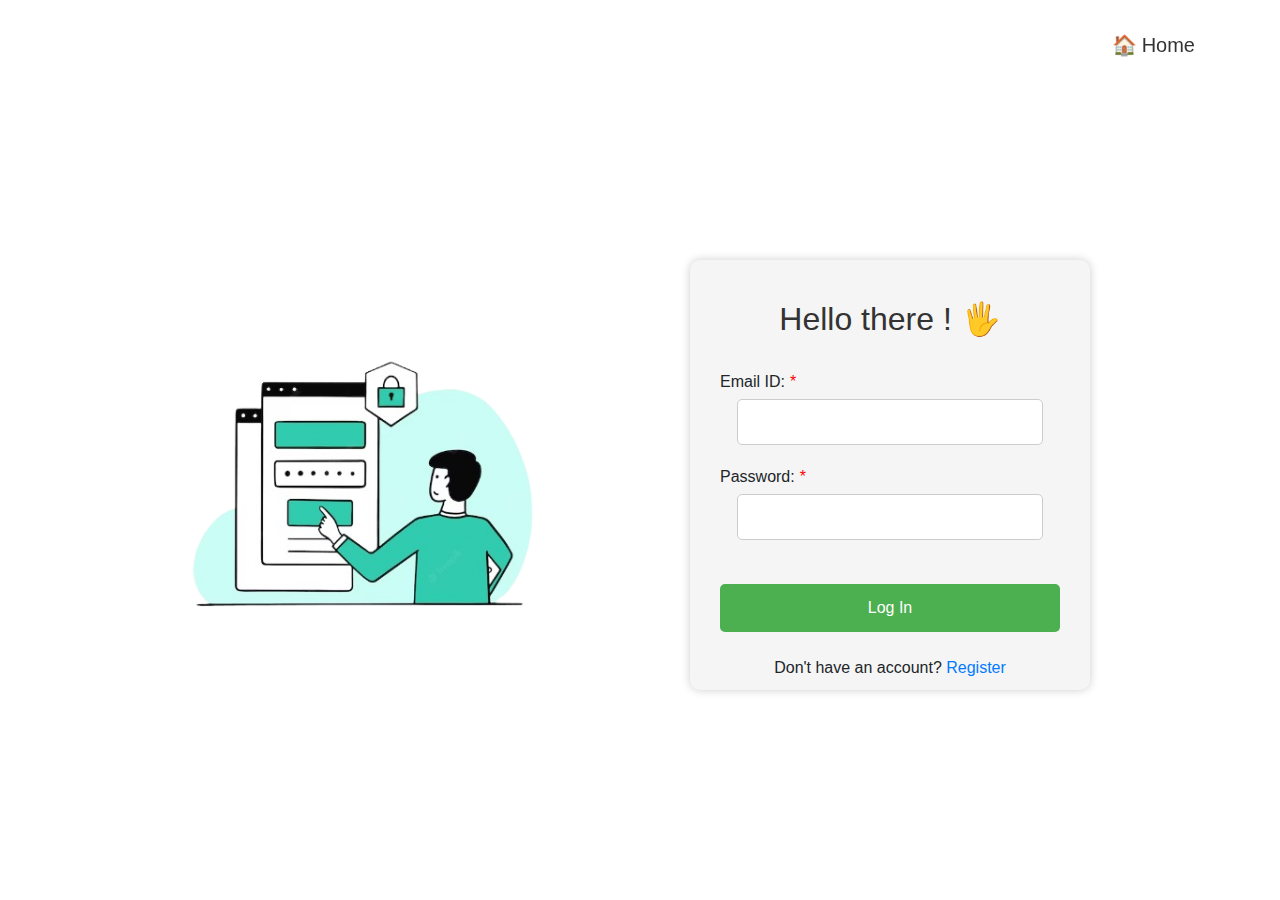
<file: login.html>
<!DOCTYPE html>
<html lang="en">
  <head>
    <meta charset="UTF-8" />
    <meta http-equiv="X-UA-Compatible" content="IE=edge" />
    <meta name="viewport" content="width=device-width, initial-scale=1.0" />
    <link
      rel="stylesheet"
      href="https://cdn.jsdelivr.net/npm/bootstrap@4.0.0/dist/css/bootstrap.min.css"
      integrity="sha384-Gn5384xqQ1aoWXA+058RXPxPg6fy4IWvTNh0E263XmFcJlSAwiGgFAW/dAiS6JXm"
      crossorigin="anonymous"
    />
    <script
      src="https://code.jquery.com/jquery-3.2.1.slim.min.js"
      integrity="sha384-KJ3o2DKtIkvYIK3UENzmM7KCkRr/rE9/Qpg6aAZGJwFDMVNA/GpGFF93hXpG5KkN"
      crossorigin="anonymous"
    ></script>
    <script
      src="https://cdn.jsdelivr.net/npm/popper.js@1.12.9/dist/umd/popper.min.js"
      integrity="sha384-ApNbgh9B+Y1QKtv3Rn7W3mgPxhU9K/ScQsAP7hUibX39j7fakFPskvXusvfa0b4Q"
      crossorigin="anonymous"
    ></script>
    <script
      src="https://cdn.jsdelivr.net/npm/bootstrap@4.0.0/dist/js/bootstrap.min.js"
      integrity="sha384-JZR6Spejh4U02d8jOt6vLEHfe/JQGiRRSQQxSfFWpi1MquVdAyjUar5+76PVCmYl"
      crossorigin="anonymous"
    ></script>
    <link rel="stylesheet" href="./css/login.css" />
    <script src="../js/login.js"></script>
    <title>Login</title>
  </head>
  <body>
    <div class="side-panel">
        <div class="image-container">
            <img src="assets/login4.png" alt="Image 1" />
            <img src="assets/login5.png" alt="Image 2" />
            <img src="assets/login6.png" alt="Image 3" />
        </div>
       
    </div>
    
    <div class="login-form">
        
        <h2 style="color: #333;">Hello there ! 🖐</h2>
        <br />
        <form action="./php/login.php" method="post">
          <div class="form-group">
              <label for="email">Email ID:<span class="required-field">*</span></label>
              <input type="email" id="email" class="input-box" name="email" required>
              <span class="required-validator" style="color: red; display: none;">Enter Email</span>
          </div>

          <div class="form-group">
              <label for="password">Password:<span class="required-field">*</span></label>
              <input type="password" id="password" class="input-box" name="password" required>
              <span class="required-validator" style="color: red; display: none;">Password Required</span>
          </div>

          <br />

          <button type="submit" id="btnLogin" class="btn">Log In</button>
        </form>
        <br/>
        <p>Don't have an account? <a href="register.html">Register</a></p>

        <br />
        <div id="divErrorMessage" class="error-message"></div>
    </div>
    <div class="home-link">
      <a>&#127968;</a> <!-- Unicode character for a house -->
      <a href="index.html">Home</a>
  </div>
  </body>
  <script src="https://ajax.googleapis.com/ajax/libs/jquery/3.6.0/jquery.min.js"></script>
  <script>
    // Function to rotate images
    // Function to rotate images
    function rotateImages() {
    const images = document.querySelectorAll('.image-container img');
    let currentIndex = 0;

    function showImage(index) {
        images.forEach((image, i) => {
            if (i === index) {
                image.classList.add('active');
            } else {
                image.classList.remove('active');
            }
        });
    }

    function nextImage() {
        currentIndex = (currentIndex + 1) % images.length;
        showImage(currentIndex);
    }

    // Show the first image initially
    showImage(currentIndex);

    // Rotate images every 3 seconds (adjust as needed)
    setInterval(nextImage, 4000);
}

// Call the rotateImages function when the document is ready
document.addEventListener('DOMContentLoaded', rotateImages);
    </script>
</html>
</file>
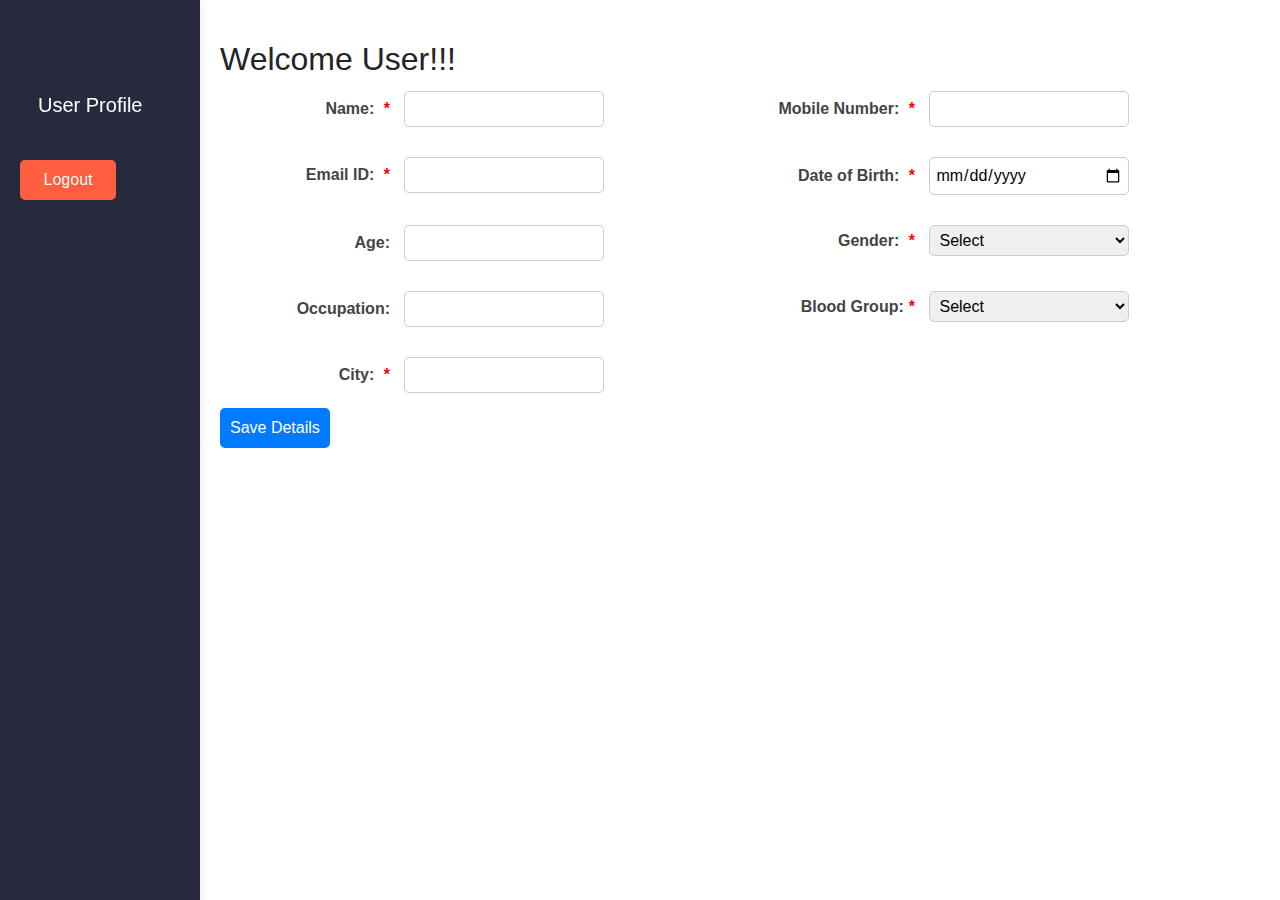
<file: profile.html>
<!DOCTYPE html>
<html lang="en">
<head>
    <meta charset="UTF-8">
    <meta http-equiv="X-UA-Compatible" content="IE=edge">
    <meta name="viewport" content="width=device-width, initial-scale=1.0">
    <link
      rel="stylesheet"
      href="https://cdn.jsdelivr.net/npm/bootstrap@4.0.0/dist/css/bootstrap.min.css"
      integrity="sha384-Gn5384xqQ1aoWXA+058RXPxPg6fy4IWvTNh0E263XmFcJlSAwiGgFAW/dAiS6JXm"
      crossorigin="anonymous"
    />
    <script
      src="https://code.jquery.com/jquery-3.2.1.slim.min.js"
      integrity="sha384-KJ3o2DKtIkvYIK3UENzmM7KCkRr/rE9/Qpg6aAZGJwFDMVNA/GpGFF93hXpG5KkN"
      crossorigin="anonymous"
    ></script>
    <script
      src="https://cdn.jsdelivr.net/npm/popper.js@1.12.9/dist/umd/popper.min.js"
      integrity="sha384-ApNbgh9B+Y1QKtv3Rn7W3mgPxhU9K/ScQsAP7hUibX39j7fakFPskvXusvfa0b4Q"
      crossorigin="anonymous"
    ></script>
    <script
      src="https://cdn.jsdelivr.net/npm/bootstrap@4.0.0/dist/js/bootstrap.min.js"
      integrity="sha384-JZR6Spejh4U02d8jOt6vLEHfe/JQGiRRSQQxSfFWpi1MquVdAyjUar5+76PVCmYl"
      crossorigin="anonymous"
    ></script>
    <script src="https://ajax.googleapis.com/ajax/libs/jquery/3.6.0/jquery.min.js"></script>
    <script src="./js/profile.js"></script>
    <link rel="stylesheet" href="./css/profile.css" />
    <title>Profile</title>
</head>
<body>
    <div class="sidebar">
            
        <ul class="menu">
            <br><br>
            <li><a href="profile.html">User Profile</a></li>
        </ul>
        <button type="button" id="btnLogout" class="btn-logout" onclick="logout()">Logout</button>
    </div>
    
    <form action="./php/profile.php" method="post">
    <div class="form-section">
        <h2>Welcome User!!</span>!</h2>
      <div class="form-field-grid">
          <div class="form-field">
              <label for="name">Name: <span class="required-field">*</span></label>
              <input type="text" id="name" name="name" required>
              <span class="required-validator" style="color: red; display: none;">Enter Name</span>
          </div>
          <div class="form-field">
              <label for="TextBox6">Mobile Number: <span class="required-field">*</span></label>
              <input type="text" id="TextBox6" name="phone" required>
              <span class="required-validator" style="color: red; display: none;">Enter Mobile Number</span>
          </div>
          <div class="form-field">
              <label for="TextBox1">Email ID: <span class="required-field">*</span></label>
              <input type="text" id="TextBox1" name="dob"required>
              <span class="required-validator" style="color: red; display: none;">Enter Email ID</span>
          </div>
          <div class="form-field">
              <label for="txtDOB">Date of Birth: <span class="required-field">*</span></label>
              <input type="date" id="txtDOB" onchange="calculateAge(this.value)" name="dob" required>
              <span class="required-validator" style="color: red; display: none;">Select Date of Birth</span>
            </div>
          <div class="form-field">
              <label for="txtAge">Age:</label>
              <input type="text" id="txtAge" readonly>
          </div>
          <div class="form-field">
              <label for="ddlGender">Gender: <span class="required-field">*</span></label>
              <select id="ddlGender" required>
                  <option value="">Select</option>
                  <option value="Male">Male</option>
                  <option value="Female">Female</option>
              </select>
              <span class="required-validator" style="color: red; display: none;">Select Gender</span>
          </div>
          <div class="form-field">
              <label for="TextBox4">Occupation: </label>
              <input type="text" id="TextBox4">
             
          </div>
          <div class="form-field">
              <label for="ddlBloodgroup">Blood Group:<span class="required-field">*</span></label>
              <select id="ddlBloodgroup" required>
                  <option value="">Select</option>
                  <option value="A+">A+</option>
                  <option value="A-">A-</option>
                  <option value="B+">B+</option>
                  <option value="B-">B-</option>
                  <option value="AB+">AB+</option>
                  <option value="AB-">AB-</option>
                  <option value="O+">O+</option>
                  <option value="O-">O-</option>
              </select>
              <span class="required-validator" style="color: red; display: none;">Select Blood Group</span>
          </div>
          <div class="form-field">
              <label for="txtCity">City: <span class="required-field">*</span></label>
              <input type="text" id="txtCity" required>
              <span class="required-validator" style="color: red; display: none;">Enter City</span>
          </div>
      </div>
      <button type="button" id="btnSaveDetails" class="fetch-button" onclick="validateAndSave()">Save Details</button>
    </form>
  </div>
    
</body>

</html>
</file>
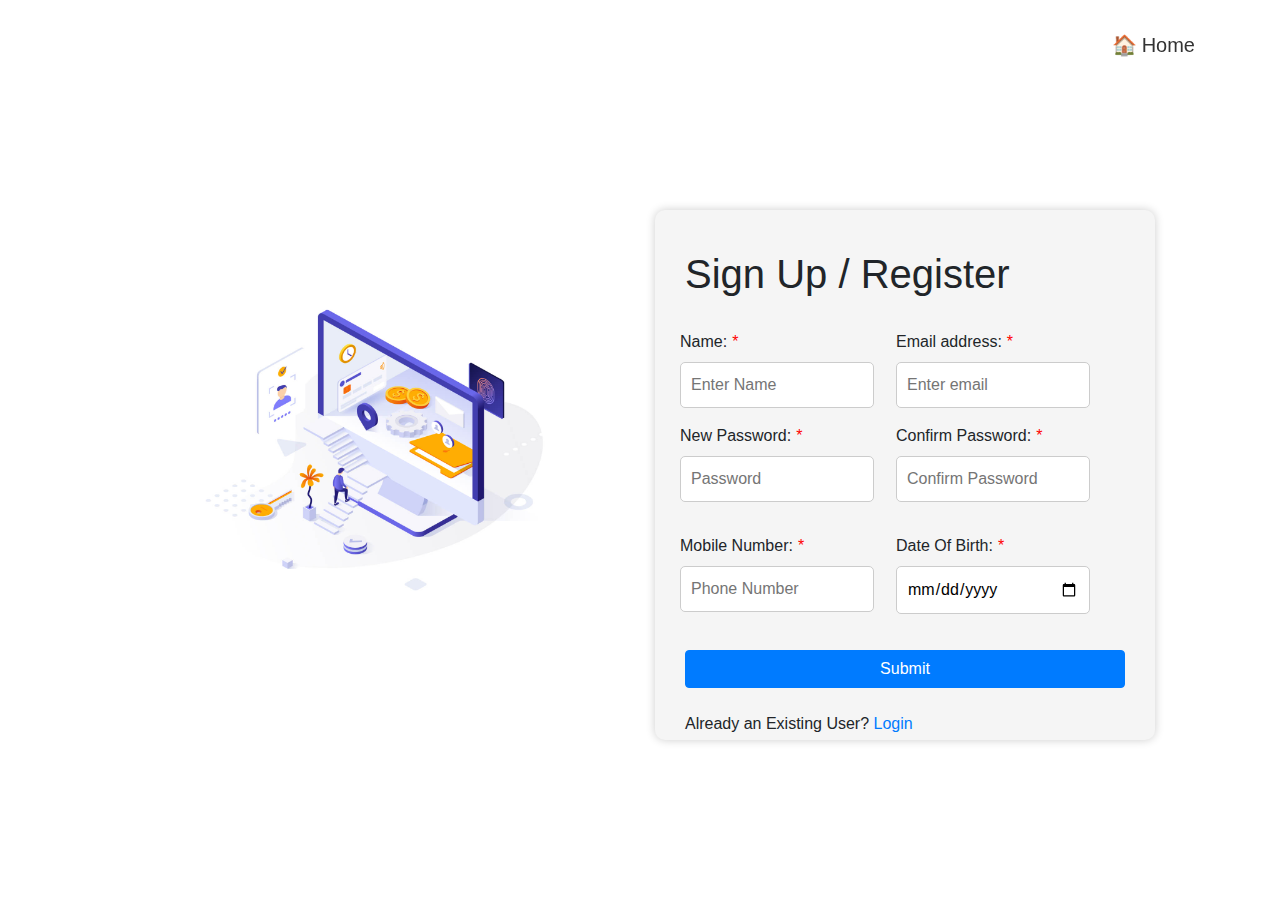
<file: register.html>
<!DOCTYPE html>
<html lang="en">
  <head>
    <meta charset="UTF-8" />
    <meta http-equiv="X-UA-Compatible" content="IE=edge" />
    <link rel="stylesheet" href="./css/register.css" />
    <meta name="viewport" content="width=device-width, initial-scale=1.0" />
    
    <link
      rel="stylesheet"
      href="https://cdn.jsdelivr.net/npm/bootstrap@4.0.0/dist/css/bootstrap.min.css"
      integrity="sha384-Gn5384xqQ1aoWXA+058RXPxPg6fy4IWvTNh0E263XmFcJlSAwiGgFAW/dAiS6JXm"
      crossorigin="anonymous"
    />
    <script
      src="https://code.jquery.com/jquery-3.2.1.slim.min.js"
      integrity="sha384-KJ3o2DKtIkvYIK3UENzmM7KCkRr/rE9/Qpg6aAZGJwFDMVNA/GpGFF93hXpG5KkN"
      crossorigin="anonymous"
    ></script>
    <script
      src="https://cdn.jsdelivr.net/npm/popper.js@1.12.9/dist/umd/popper.min.js"
      integrity="sha384-ApNbgh9B+Y1QKtv3Rn7W3mgPxhU9K/ScQsAP7hUibX39j7fakFPskvXusvfa0b4Q"
      crossorigin="anonymous"
    ></script>
    <script
      src="https://cdn.jsdelivr.net/npm/bootstrap@4.0.0/dist/js/bootstrap.min.js"
      integrity="sha384-JZR6Spejh4U02d8jOt6vLEHfe/JQGiRRSQQxSfFWpi1MquVdAyjUar5+76PVCmYl"
      crossorigin="anonymous"
    ></script>
    <script src="https://ajax.googleapis.com/ajax/libs/jquery/3.6.0/jquery.min.js"></script>
    <script src="../js/register.js"></script>
    <title>Sign Up</title>
  </head>
  <body>
    
    <div class="container">
        <img src="./assets/guvi.jpg" alt="Payroll Image" class="signup-image" />
           
            <form class="register-form" action="./php/register.php" method="post">
                <h1>Sign Up / Register</h1>
                <br>
                <div class="form-row">
                    <div class="form-group">
                        <label for="name">Name:<span class="required-field">*</span></label>
                        <input
                            type="text"
                            required
                            class="input-box"
                            id="name"
                            placeholder="Enter Name"
                            name="name"
                        />
                        <span class="required-validator" style="color: red; display: none;">Enter Name</span>
                    </div>
                    <div class="form-group" >
                        <label for="email">Email address:<span class="required-field">*</span></label>
                        <input
                            required
                            type="email"
                            class="input-box"
                            id="email"
                            placeholder="Enter email"
                            name="email"
                        />
                        <span class="required-validator" style="color: red; display: none;">Enter Email</span>
                    </div>
                
                
                    <div class="form-group">
                        <label for="password">New Password:<span class="required-field">*</span></label>
                        <input
                            required
                            type="password"
                            class="input-box"
                            id="password"
                            placeholder="Password"
                            name="password"
                        />
                        <span class="required-validator" style="color: red; display: none;">Enter New Password</span>
                    </div>
                    <div class="form-group">
                        <label for="confirm_password">Confirm Password:<span class="required-field">*</span></label>
                        <input
                            required
                            type="password"
                            class="input-box"
                            id="confirm_password"
                            placeholder="Confirm Password"
                            oninput="validatePasswords()"
                        />
                        <span class="required-validator" style="color: red; display: none;">Retype New Password</span>
                        <p id="result"></p>
                    </div>
                    <div class="form-group">
                        <label for="phone_number">Mobile Number:<span class="required-field">*</span></label>
                        <input
                            required
                            type="number"
                            class="input-box"
                            id="Phone_number"
                            placeholder="Phone Number"
                            name="Phone_number"
                        />
                        <span class="required-validator" style="color: red; display: none;">Enter Mobile</span>
                    </div>
                
                <div class="form-group">
                    <label for="dob">Date Of Birth:<span class="required-field">*</span></label>
                    <input
                        required
                        type="date"
                        class="input-box"
                        id="dob"
                        placeholder="DOB"
                        name="dob"
                    />
                    <span class="required-validator" style="color: red; display: none;">Select DOB</span>
                </div>
        </div>
            
                <button type="submit" class="btn btn-primary" >Submit</button>
                <br><br>
                <p>Already an Existing User? <a href="login.html">Login</a></p>
            </form>
            <div class="home-link">
                <a>&#127968;</a> <!-- Unicode character for a house -->
                <a href="index.html">Home</a>
            </div>
    
  </body>
</html>
</file>
<file: css/login.css>
/* Style for username and password input boxes */
.input-box {
width: 90%;
padding: 10px;
border: 1px solid #ccc;
border-radius: 5px;
transition: border-color 0.3s ease;
}
.required-field {
    color: red;
    margin-left: 5px;
}
.error-message 
        {
            color: red;
            font-weight: bold;
            position: absolute;
            text-align: center;
            bottom:0;
            left: 0;
            right: 0;
        }

        .login-form {
            width: 400px;
            height: 430px;
            padding: 30px;
            padding-top:40px;
            
            border-radius: 10px;
            margin-top:50px;
            background-color: #f5f5f5; /* Background color */
            box-shadow: 0 0 10px rgba(0, 0, 0, 0.2); /* Box shadow */
            margin-left: 540px;
            text-align: center;
            position: relative;
            align-items:end;
        }

        .form-group {
            margin-bottom: 20px; /* Increased spacing between form elements */
        }

        label {
            
            text-align: left; /* Align labels to the left */
            display: block; /* Display labels as blocks for line break */
            margin-bottom: 5px; /* Add some margin to separate labels */
        }

        input[type="text"],
        input[type="password"] {
            width: 90%;
            padding: 10px;
            border: 1px solid #ccc;
            border-radius: 5px;
            transition: border-color 0.3s ease;
        }

        input[type="text"]:focus,
        input[type="password"]:focus {
            border-color: #4CAF50;
        }

        .btn {
            background-color: #4CAF50;
            color: white;
            padding: 12px 24px;
            border: none;
            border-radius: 5px;
            cursor: pointer;
            font-size: 16px;
            transition: background-color 0.3s ease;
            width: 100%;
        }
        body {
            font-family: 'Roboto', sans-serif;
            margin: 0;
            display: flex;
            justify-content: flex-start;
            align-items: center;
            height: 100vh;
            padding-left: 150px;
            padding-bottom:0;
        }

        .home-link {
            position: fixed;
            top: 30px;
            right: 80px;
            font-size: 20px;
            text-decoration: none;
            color: #333;
            display: flex;
            align-items: center;
            transition: color 0.3s ease; /* Added transition effect */
        }

        .home-link a:hover {
            color: blue; /* Change color on hover */
        }

        .home-link a {
            text-decoration: none;
            color: #333;
            margin-right: 5px;
        }
        
        .side-panel {
            width: 400px;
            height: 400px;
           
            margin-left: 10px;
            margin-right:120px;
            position: absolute;
            display: flex;
            flex-direction: column;
            align-items: center;
            justify-content: start;
            border-radius: 10px;
            
        }

        .image-container {
            display: flex;
            flex-direction: column;
            align-items: center;
            justify-content: center;
            height: 100%;
            margin-top:100px;
        }

        .image-container img {
            max-width: 98%;
            max-height: 98%;
            display: none; /* Initially hide images */
        }

        .image-container img.active {
            display: block; /* Display the active image */
        }
</file>
<file: css/profile.css>
.form-section {
    margin-top: 40px;
    margin-bottom: 20px;
    margin-left: 220px;
    margin-right: 20px;
}

.form-field {
    margin-bottom: 10px;
}
.form-field-grid {
    display: grid;
    grid-template-columns: repeat(2, 1fr);
    grid-gap: 10px;
}

.required-field {
    color: red;
    margin-left: 5px;
}
.form-field {
    margin-bottom: 10px;
    margin-left: 20px;
    margin-right: 20px;
}

.form-field input[type="text"],
.form-field textarea,
.form-field input[type="date"],
.form-field select{
    margin: 5px 0;
    padding: 5px;
    border: 1px solid #ccc;
    border-radius: 5px;
    transition: border-color 0.3s;
    width: 200px;
}

.form-field input[type="text"]:focus,
.form-field textarea:focus,
.form-field select:focus{
outline: none;
border-color: #007bff;
box-shadow: 0 0 5px rgba(0, 123, 255, 0.5);
}

/* Align labels to the right */
.form-field label {
    display: inline-block;
    font-weight: bold;
    color: #444;
    width: 150px; /* Adjust the width as needed */
    text-align: right;
    margin-right: 10px;
}
.fetch-button {
background-color: #007bff;
color: #fff;
padding: 8px 10px;
border: none;
border-radius: 5px;
font-size: 16px;
cursor: pointer;
transition: background-color 0.3s, box-shadow 0.3s;
}

.fetch-button:hover {
background-color: #0056b3;
}
a {
    color: #007bff; /* Sky-blue color for all hyperlink states */
    text-decoration: underline; /* Add underline to the link text */
}

/* Remove the underline when hovering */
a:hover {
    text-decoration: none; /* Remove underline on hover */
}
.required-validator {
    font-size: 12px; /* Adjust the font size as needed */
    display: block;
    margin-top: 4px; /* Adjust the margin-top as needed */
    color: Red; /* Red color for the error message */
}

/* Optional: Add a nice box shadow effect */
.sidebar {
    box-shadow: 0 4px 10px rgba(0, 0, 0, 0.1);
}
.sidebar {
    background-color: #27293d;
    color: #fff;
    width: 200px;
    height: 100%;
    position: fixed;
    top: 0;
    left: 0;
    padding: 20px;
}
.menu li a {
    text-decoration: none;
    color: #fff;
    font-size: 20px;
    display: block;
    padding: 10px 18px;
    border-radius: 5px;
    transition: background-color 0.3s, color 0.3s;
}

.menu li a:hover {
    background-color: #1c1e31;
    color: #ff5f40;
}
.menu {
    list-style: none;
    padding: 0;
    margin: 0;
    font-size: 20px;
}

.menu li {
    margin-bottom: 30px;
}

.btn-logout {
    background-color: #ff5f40; /* Choose your desired background color */
    color: white;
    padding: 8px 18px;
    border: none;
    border-radius: 5px;
    cursor: pointer;
    font-size: 16px;
    transition: background-color 0.3s ease;
    width: 60%;
    text-align: center;
}

.btn-logout:hover {
    background-color: #ff3d20; /* Change the background color on hover */
}
</file>
<file: css/register.css>
/* Style for username and password input boxes */
.input-box {
    width: 90%;
    padding: 10px;
    border: 1px solid #ccc;
    border-radius: 5px;
    transition: border-color 0.3s ease;
}

.error-message {
    color: red;
    font-weight: bold;
    position: absolute;
    text-align: center;
    bottom: 0;
    left: 0;
    right: 0;
}

.register-form {
    width: 500px;
    height: 530px;
    padding: 30px;
    padding-top: 40px;
    border-radius: 10px;
    margin-top: 50px;
    background-color: #f5f5f5;
    box-shadow: 0 0 10px rgba(0, 0, 0, 0.2);
    margin-left: 20px;
    text-align: left;
    position: relative;
    align-items: end;
}
.required-field {
    color: red;
    margin-left: 5px;
}
.form-row {
    margin-bottom: 20px;
}
.home-link {
    position: fixed;
    top: 30px;
    right: 80px;
    font-size: 20px;
    text-decoration: none;
    color: #333;
    display: flex;
    align-items: center;
    transition: color 0.3s ease; /* Added transition effect */
}

.home-link a:hover {
    color: blue; /* Change color on hover */
}

.home-link a {
    text-decoration: none;
    color: #333;
    margin-right: 5px;
}
.form-group {
    display: inline-block;
    width: 48%; /* Adjust the width of the columns as needed */
    margin-bottom: 15px;
}
.container {
    display: flex;
    align-items: center;
    justify-content: center;
    height: 100vh;
    margin-left:50px;
  }
  
  .signup-image {
    width: 500px; /* Adjust the width as needed */
    height: 300px; /* Maintain aspect ratio */
    margin-right: 10px; /* Adjust the spacing between the image and the form */
    
  }
  
label {
    display: block;
    margin-bottom: 5px;
}

.input-box:focus {
    border-color: #4CAF50;
}
#result {
    color: red;
    font-size: 14px;
    margin-top: 5px;
}

/* Additional styling for success message (optional) */
#result.success {
    color: green;
}
.btn {
    background-color: #4CAF50;
    color: white;
    padding: 12px 24px;
    border: none;
    border-radius: 5px;
    cursor: pointer;
    font-size: 16px;
    transition: background-color 0.3s ease;
    width: 100%;
}
</file>
